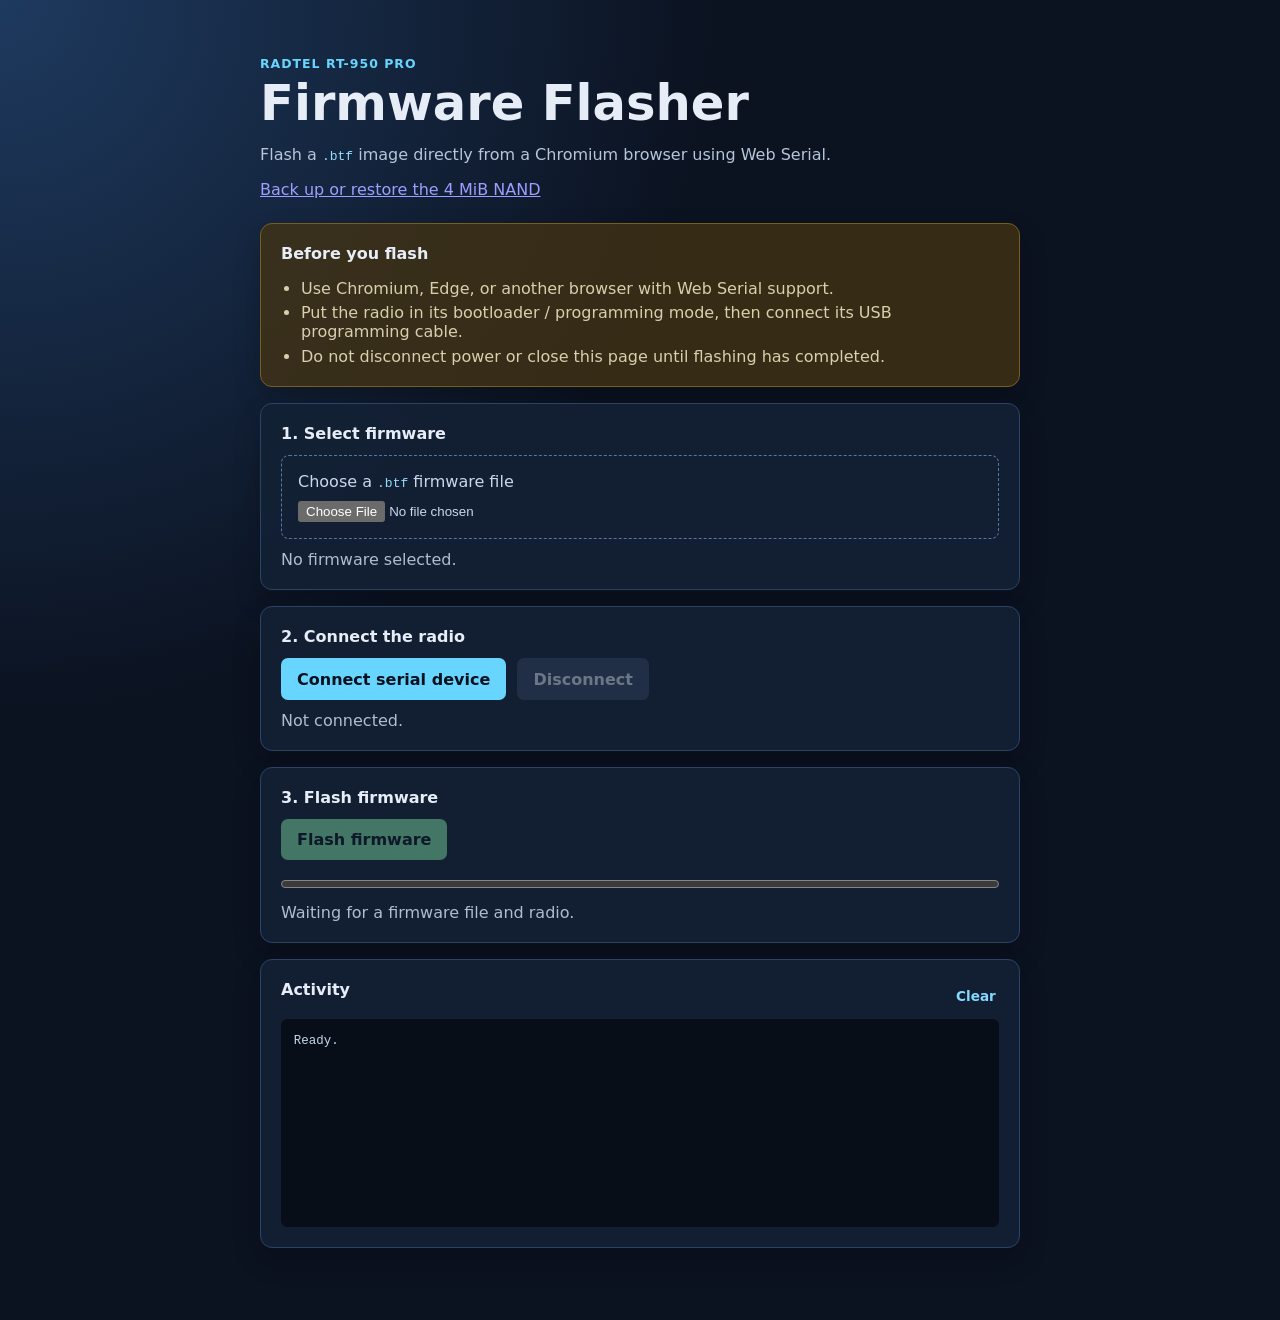
<file: index.html>
<!doctype html>
<html lang="en">
<head>
  <meta charset="utf-8">
  <meta name="viewport" content="width=device-width, initial-scale=1">
  <meta name="description" content="Web Serial firmware flasher for the Radtel RT-950 Pro.">
  <title>RT-950 Pro Firmware Flasher</title>
  <link rel="stylesheet" href="style.css">
</head>
<body>
  <main class="shell">
    <header>
      <p class="eyebrow">Radtel RT-950 Pro</p>
      <h1>Firmware Flasher</h1>
      <p class="lead">Flash a <code>.btf</code> image directly from a Chromium browser using Web Serial.</p>
      <p><a href="nand-backup.html">Back up or restore the 4 MiB NAND</a></p>
    </header>

    <section class="card warning" aria-labelledby="safety-title">
      <h2 id="safety-title">Before you flash</h2>
      <ul>
        <li>Use Chromium, Edge, or another browser with Web Serial support.</li>
        <li>Put the radio in its bootloader / programming mode, then connect its USB programming cable.</li>
        <li>Do not disconnect power or close this page until flashing has completed.</li>
      </ul>
    </section>

    <section class="card" aria-labelledby="image-title">
      <h2 id="image-title">1. Select firmware</h2>
      <label class="file-picker" for="firmware-file">
        <span>Choose a <code>.btf</code> firmware file</span>
        <input id="firmware-file" type="file" accept=".btf,application/octet-stream">
      </label>
      <p id="file-details" class="muted" aria-live="polite">No firmware selected.</p>
    </section>

    <section class="card" aria-labelledby="device-title">
      <h2 id="device-title">2. Connect the radio</h2>
      <div class="actions">
        <button id="connect-button" type="button">Connect serial device</button>
        <button id="disconnect-button" type="button" class="secondary" disabled>Disconnect</button>
      </div>
      <p id="connection-status" class="muted" aria-live="polite">Not connected.</p>
    </section>

    <section class="card" aria-labelledby="flash-title">
      <h2 id="flash-title">3. Flash firmware</h2>
      <div class="actions">
        <button id="flash-button" type="button" class="flash" disabled>Flash firmware</button>
      </div>
      <progress id="progress" max="100" value="0">0%</progress>
      <p id="progress-label" class="muted" aria-live="polite">Waiting for a firmware file and radio.</p>
    </section>

    <section class="card log-card" aria-labelledby="log-title">
      <div class="section-heading"><h2 id="log-title">Activity</h2><button id="clear-log-button" class="text-button" type="button">Clear</button></div>
      <pre id="activity-log" aria-live="polite">Ready.</pre>
    </section>
  </main>
  <script type="module" src="app.js"></script>
</body>
</html>
</file>
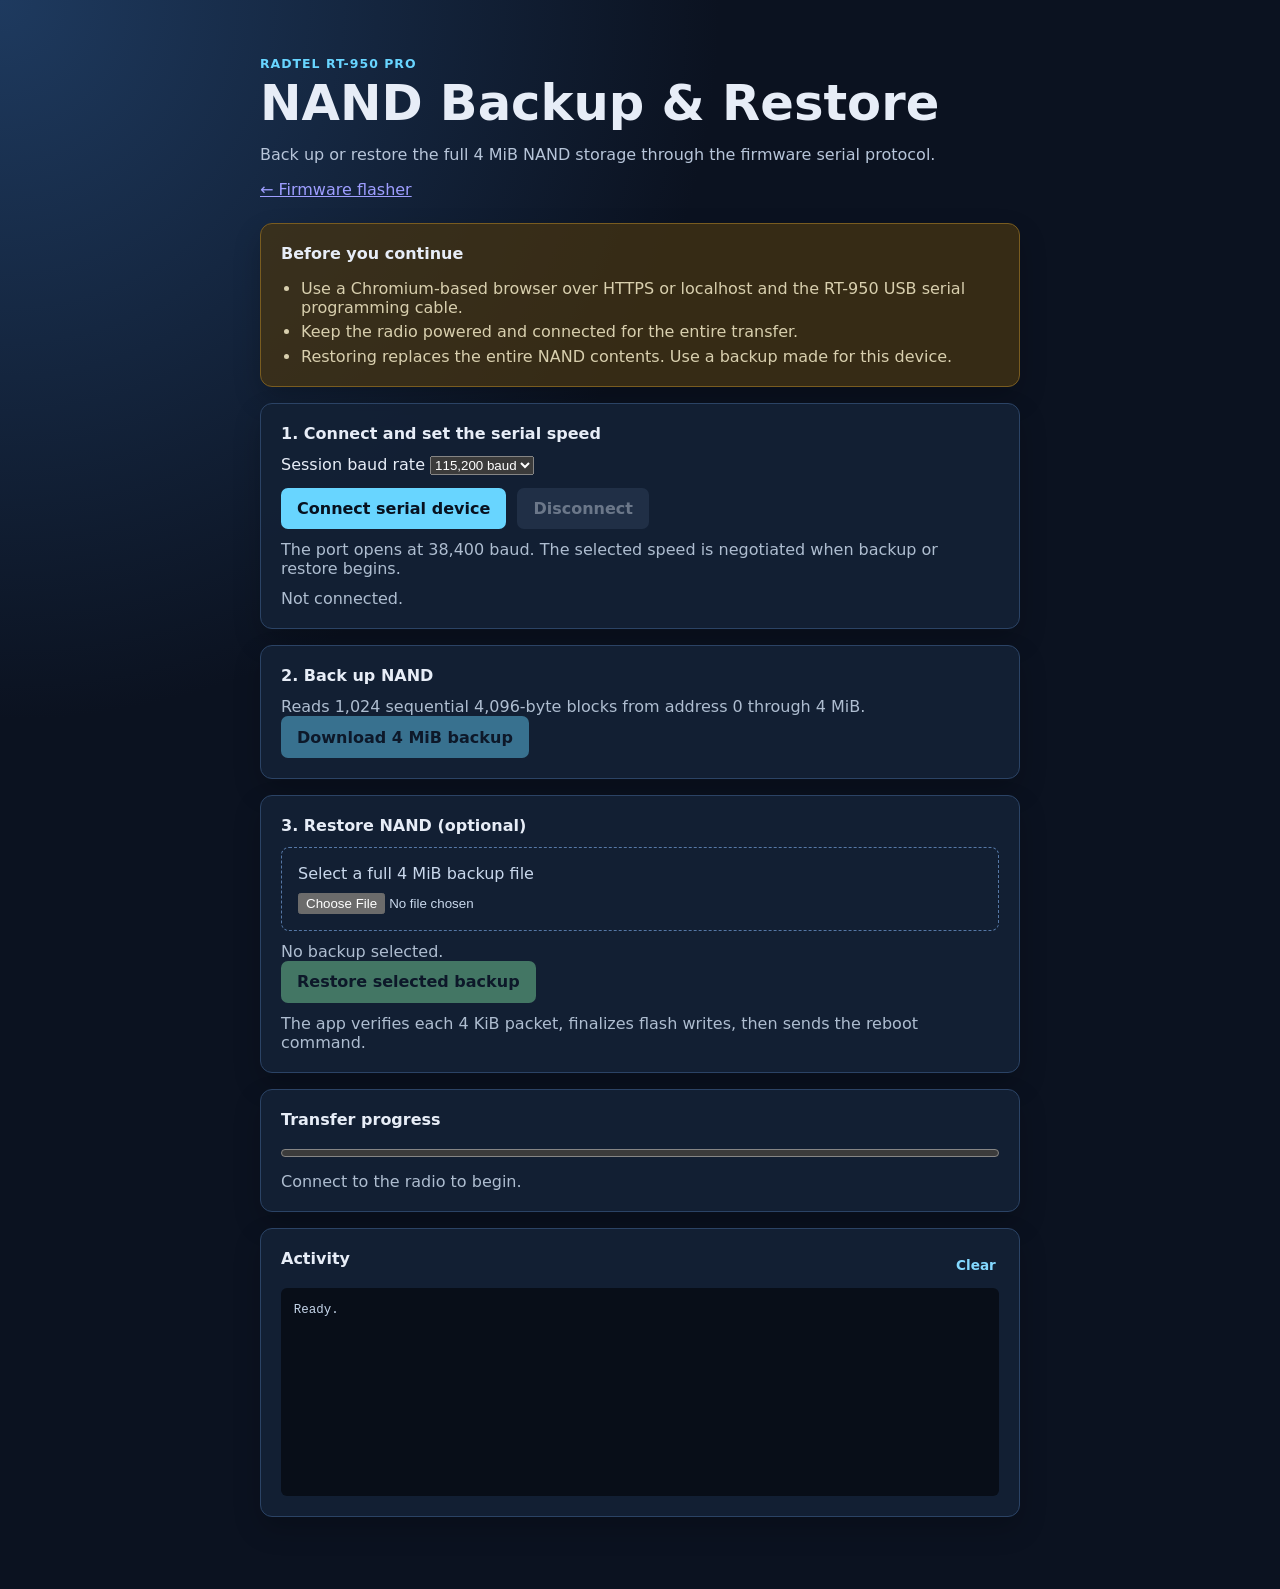
<file: nand-backup.html>
<!doctype html>
<html lang="en">
<head>
  <meta charset="utf-8">
  <meta name="viewport" content="width=device-width, initial-scale=1">
  <meta name="description" content="Back up and restore the full 4 MiB NAND storage in an RT-950 Pro over Web Serial.">
  <title>RT-950 Pro NAND Backup &amp; Restore</title>
  <link rel="stylesheet" href="style.css">
</head>
<body>
  <main class="shell">
    <header>
      <p class="eyebrow">Radtel RT-950 Pro</p>
      <h1>NAND Backup &amp; Restore</h1>
      <p class="lead">Back up or restore the full 4 MiB NAND storage through the firmware serial protocol.</p>
      <p><a href="./">← Firmware flasher</a></p>
    </header>

    <section class="card warning" aria-labelledby="warning-title">
      <h2 id="warning-title">Before you continue</h2>
      <ul>
        <li>Use a Chromium-based browser over HTTPS or localhost and the RT-950 USB serial programming cable.</li>
        <li>Keep the radio powered and connected for the entire transfer.</li>
        <li>Restoring replaces the entire NAND contents. Use a backup made for this device.</li>
      </ul>
    </section>

    <section class="card" aria-labelledby="connection-title">
      <h2 id="connection-title">1. Connect and set the serial speed</h2>
      <label for="baud-rate">Session baud rate</label>
      <select id="baud-rate">
        <option value="38400">38,400 baud</option>
        <option value="57600">57,600 baud</option>
        <option value="115200" selected>115,200 baud</option>
        <option value="230400">230,400 baud</option>
        <option value="460800">460,800 baud</option>
        <option value="518400">518,400 baud</option>
      </select>
      <div class="actions" style="margin-top:.8rem">
        <button id="connect-button" type="button">Connect serial device</button>
        <button id="disconnect-button" type="button" class="secondary" disabled>Disconnect</button>
      </div>
      <p class="muted">The port opens at 38,400 baud. The selected speed is negotiated when backup or restore begins.</p>
      <p id="connection-status" class="muted" aria-live="polite">Not connected.</p>
    </section>

    <section class="card" aria-labelledby="backup-title">
      <h2 id="backup-title">2. Back up NAND</h2>
      <p class="muted">Reads 1,024 sequential 4,096-byte blocks from address 0 through 4 MiB.</p>
      <div class="actions"><button id="backup-button" type="button" disabled>Download 4 MiB backup</button></div>
    </section>

    <section class="card" aria-labelledby="restore-title">
      <h2 id="restore-title">3. Restore NAND (optional)</h2>
      <label class="file-picker" for="backup-file">
        <span>Select a full 4 MiB backup file</span>
        <input id="backup-file" type="file" accept=".bin,application/octet-stream">
      </label>
      <p id="file-details" class="muted" aria-live="polite">No backup selected.</p>
      <div class="actions"><button id="restore-button" type="button" class="flash" disabled>Restore selected backup</button></div>
      <p class="muted">The app verifies each 4 KiB packet, finalizes flash writes, then sends the reboot command.</p>
    </section>

    <section class="card" aria-labelledby="progress-title">
      <h2 id="progress-title">Transfer progress</h2>
      <progress id="progress" max="100" value="0">0%</progress>
      <p id="progress-label" class="muted" aria-live="polite">Connect to the radio to begin.</p>
    </section>

    <section class="card log-card" aria-labelledby="log-title">
      <div class="section-heading"><h2 id="log-title">Activity</h2><button id="clear-log-button" class="text-button" type="button">Clear</button></div>
      <pre id="activity-log" aria-live="polite">Ready.</pre>
    </section>
  </main>
  <script type="module" src="nand-backup.js"></script>
</body>
</html>
</file>
<file: style.css>
:root { color-scheme: dark; font-family: Inter, ui-sans-serif, system-ui, sans-serif; background: #0b1220; color: #e7edf7; }
* { box-sizing: border-box; }
body { margin: 0; min-width: 320px; background: radial-gradient(circle at 0 0, #1e3a5f 0, #0b1220 45rem); }
.shell { width: min(760px, calc(100% - 2rem)); margin: 0 auto; padding: 3.5rem 0; }
header { margin-bottom: 1.5rem; } .eyebrow { color: #68d5ff; font-weight: 700; letter-spacing: .08em; text-transform: uppercase; font-size: .78rem; margin: 0 0 .5rem; }
h1 { font-size: clamp(2rem, 5vw, 3.1rem); line-height: 1; margin: 0; } .lead { color: #b7c5d9; max-width: 44rem; }
.card { background: rgba(19, 32, 53, .94); border: 1px solid #2b4365; border-radius: 12px; margin: 1rem 0; padding: 1.25rem; box-shadow: 0 12px 28px #0003; }
.warning { border-color: #795c20; background: rgba(69, 51, 18, .75); } h2 { font-size: 1rem; margin: 0 0 .75rem; } ul { color: #d8cfae; padding-left: 1.25rem; margin-bottom: 0; } li + li { margin-top: .35rem; }
.file-picker { border: 1px dashed #5577a5; border-radius: 8px; display: block; padding: 1rem; cursor: pointer; color: #c9d8ec; } input[type=file] { display: block; margin-top: .65rem; max-width: 100%; }
.actions { display: flex; flex-wrap: wrap; gap: .7rem; } button { cursor: pointer; border: 0; border-radius: 7px; font: inherit; font-weight: 700; color: #07111f; background: #68d5ff; padding: .7rem 1rem; } button.secondary { color: #d8e3f2; background: #31445f; } button.flash { background: #7fe0a0; } button:disabled { opacity: .45; cursor: not-allowed; }
.muted { color: #aebdd0; margin: .7rem 0 0; } progress { display: block; width: 100%; height: 1rem; margin-top: 1rem; accent-color: #7fe0a0; }.section-heading { display: flex; justify-content: space-between; align-items: center; }.text-button { background: transparent; color: #83d8ff; padding: .2rem; font-size: .85rem; } pre { white-space: pre-wrap; overflow-wrap: anywhere; height: 13rem; overflow: auto; padding: .8rem; margin: .5rem 0 0; background: #080e18; border-radius: 6px; color: #c5d5e9; font: .78rem/1.45 ui-monospace, SFMono-Regular, Menlo, monospace; }
code { color: #94dcff; } @media (max-width: 480px) { .shell { width: min(100% - 1rem, 760px); padding: 1.5rem 0; } }
</file>
